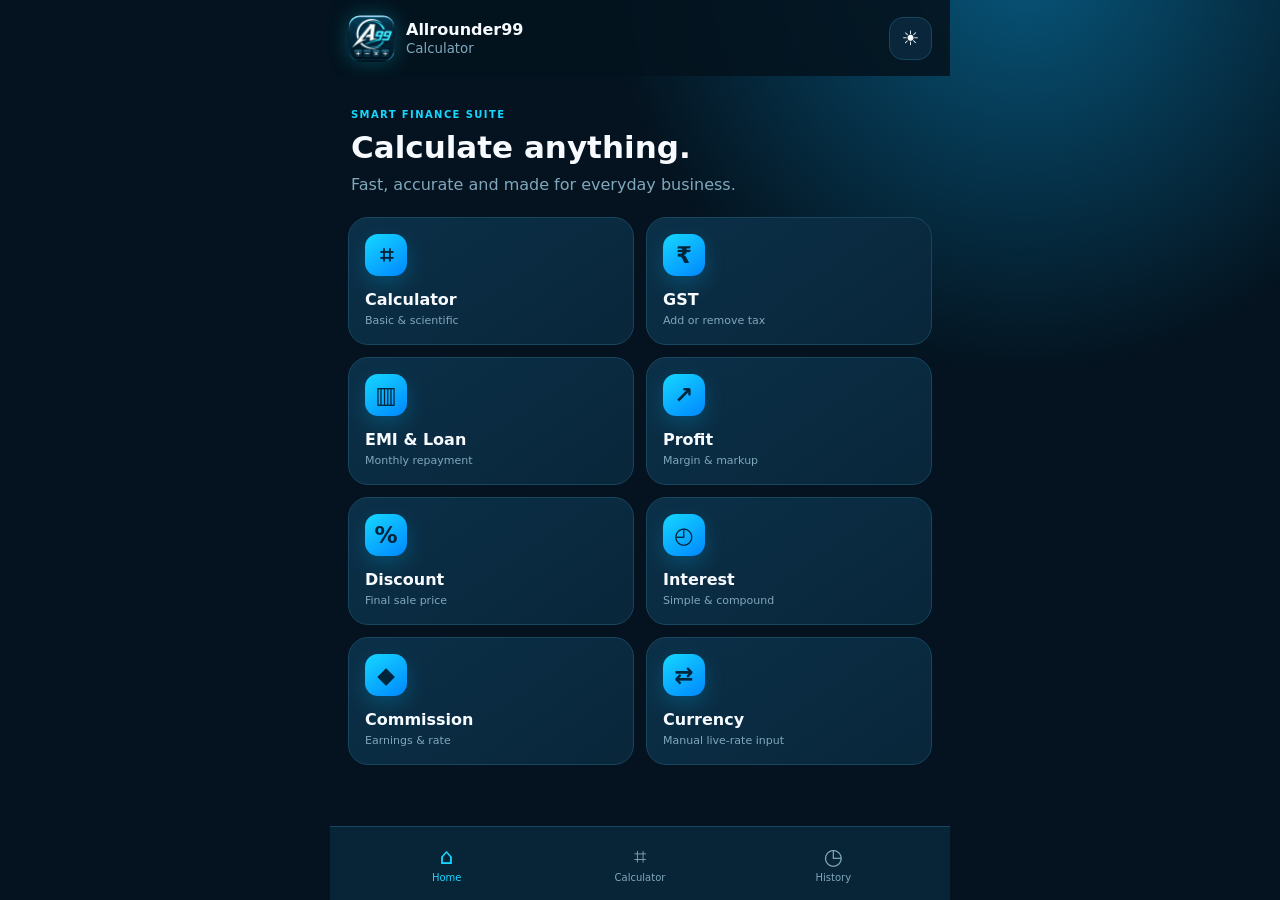
<file: app/src/main/assets/index.html>
<!doctype html>
<html lang="en">
<head>
  <meta charset="utf-8">
  <meta name="viewport" content="width=device-width,initial-scale=1,viewport-fit=cover,user-scalable=no">
  <meta name="theme-color" content="#061725">
  <title>Allrounder99 Calculator</title>
  <link rel="manifest" href="manifest.webmanifest">
  <link rel="icon" href="icons/icon-192.png">
  <link rel="stylesheet" href="style.css">
  <link rel="stylesheet" href="style-v2.css">
</head>
<body data-theme="dark">
  <div id="splash"><img src="icons/icon-512.png" alt="A99"><h1>Allrounder99</h1><p>CALCULATOR</p></div>
  <div class="app">
    <header><div class="brand"><img src="icons/icon-192.png" alt="A99"><div><b>Allrounder99</b><small>Calculator</small></div></div><button class="icon-btn" id="themeBtn" aria-label="Switch theme">☀</button></header>
    <main>
      <section id="home" class="page active">
        <div class="hero"><small>SMART FINANCE SUITE</small><h1>Calculate anything.</h1><p>Fast, accurate and made for everyday business.</p></div>
        <div class="tool-grid">
          <button data-open="calculator"><i>⌗</i><span>Calculator</span><small>Basic & scientific</small></button>
          <button data-open="gst"><i>₹</i><span>GST</span><small>Add or remove tax</small></button>
          <button data-open="emi"><i>▥</i><span>EMI & Loan</span><small>Monthly repayment</small></button>
          <button data-open="profit"><i>↗</i><span>Profit</span><small>Margin & markup</small></button>
          <button data-open="discount"><i>%</i><span>Discount</span><small>Final sale price</small></button>
          <button data-open="interest"><i>◴</i><span>Interest</span><small>Simple & compound</small></button>
          <button data-open="commission"><i>◆</i><span>Commission</span><small>Earnings & rate</small></button>
          <button data-open="currency"><i>⇄</i><span>Currency</span><small>Manual live-rate input</small></button>
        </div>
      </section>

      <section id="calculator" class="page tool-page" data-title="Calculator">
        <div class="calc-display"><small id="expression">Ready</small><output id="display">0</output></div>
        <div class="calc-tabs"><button class="active" data-mode="basic">Basic</button><button data-mode="scientific">Scientific</button></div>
        <div id="scientificKeys" class="sci-keys hidden">
          <button data-key="sin(">sin</button><button data-key="cos(">cos</button><button data-key="tan(">tan</button><button data-key="sqrt(">√</button><button data-key="log(">log</button>
          <button data-key="pi">π</button><button data-key="(">(</button><button data-key=")">)</button><button data-key="^">xʸ</button><button data-key="!">x!</button>
        </div>
        <div class="keys">
          <button data-action="clear" class="soft">AC</button><button data-action="back" class="soft">⌫</button><button data-key="%" class="soft">%</button><button data-key="÷" class="op">÷</button>
          <button data-key="7">7</button><button data-key="8">8</button><button data-key="9">9</button><button data-key="×" class="op">×</button>
          <button data-key="4">4</button><button data-key="5">5</button><button data-key="6">6</button><button data-key="−" class="op">−</button>
          <button data-key="1">1</button><button data-key="2">2</button><button data-key="3">3</button><button data-key="+" class="op">+</button>
          <button data-action="sign">±</button><button data-key="0">0</button><button data-key=".">.</button><button data-action="equals" class="equals">=</button>
        </div>
      </section>

      <section id="gst" class="page tool-page" data-title="GST Calculator">
        <div class="segmented"><button class="active" data-gstmode="add">Add GST</button><button data-gstmode="remove">Remove GST</button></div>
        <label>Amount (₹)<input id="gstAmount" type="number" inputmode="decimal" placeholder="e.g. 10000"></label>
        <label>GST rate<div class="chips" id="gstRates"><button>5</button><button>12</button><button class="active">18</button><button>28</button></div></label>
        <button class="primary" data-calc="gst">Calculate GST</button><div class="result" id="gstResult"></div>
      </section>

      <section id="emi" class="page tool-page" data-title="EMI & Loan">
        <label>Loan amount (₹)<input id="loanAmount" type="number" inputmode="decimal" placeholder="e.g. 500000"></label>
        <label>Annual interest (%)<input id="loanRate" type="number" inputmode="decimal" placeholder="e.g. 10.5"></label>
        <label>Tenure (months)<input id="loanMonths" type="number" inputmode="numeric" placeholder="e.g. 36"></label>
        <button class="primary" data-calc="emi">Calculate EMI</button><div class="result" id="emiResult"></div>
      </section>

      <section id="profit" class="page tool-page" data-title="Profit & Margin">
        <label>Cost price (₹)<input id="costPrice" type="number" inputmode="decimal" placeholder="e.g. 800"></label>
        <label>Selling price (₹)<input id="sellPrice" type="number" inputmode="decimal" placeholder="e.g. 1000"></label>
        <button class="primary" data-calc="profit">Calculate Profit</button><div class="result" id="profitResult"></div>
      </section>

      <section id="discount" class="page tool-page" data-title="Discount">
        <label>Original price (₹)<input id="originalPrice" type="number" inputmode="decimal" placeholder="e.g. 2499"></label>
        <label>Discount (%)<input id="discountRate" type="number" inputmode="decimal" placeholder="e.g. 20"></label>
        <button class="primary" data-calc="discount">Calculate Discount</button><div class="result" id="discountResult"></div>
      </section>

      <section id="interest" class="page tool-page" data-title="Interest">
        <div class="segmented"><button class="active" data-interest="simple">Simple</button><button data-interest="compound">Compound</button></div>
        <label>Principal (₹)<input id="principal" type="number" inputmode="decimal" placeholder="e.g. 100000"></label>
        <label>Annual rate (%)<input id="interestRate" type="number" inputmode="decimal" placeholder="e.g. 8"></label>
        <label>Time (years)<input id="interestYears" type="number" inputmode="decimal" placeholder="e.g. 5"></label>
        <button class="primary" data-calc="interest">Calculate Interest</button><div class="result" id="interestResult"></div>
      </section>

      <section id="commission" class="page tool-page" data-title="Commission">
        <label>Total sales (₹)<input id="salesAmount" type="number" inputmode="decimal" placeholder="e.g. 100000"></label>
        <label>Commission rate (%)<input id="commissionRate" type="number" inputmode="decimal" placeholder="e.g. 5"></label>
        <button class="primary" data-calc="commission">Calculate Commission</button><div class="result" id="commissionResult"></div>
      </section>

      <section id="currency" class="page tool-page" data-title="Currency Converter">
        <label>Amount<input id="currencyAmount" type="number" inputmode="decimal" placeholder="e.g. 100"></label>
        <label>Conversion rate<input id="currencyRate" type="number" inputmode="decimal" placeholder="1 source = ? target"></label>
        <button class="primary" data-calc="currency">Convert</button><div class="result" id="currencyResult"></div>
        <p class="note">Enter the latest exchange rate for accurate offline conversion.</p>
      </section>

      <section id="history" class="page tool-page" data-title="History"><div id="historyList" class="history-list"></div><button class="danger" id="clearHistory">Clear history</button></section>
    </main>
    <nav><button data-open="home" class="active"><i>⌂</i><span>Home</span></button><button data-open="calculator"><i>⌗</i><span>Calculator</span></button><button data-open="history"><i>◷</i><span>History</span></button></nav>
  </div>
  <script src="app.js"></script>
</body>
</html>
</file>
<file: app/src/main/assets/style.css>
:root{--bg:#04131f;--surface:#09263a;--card:#0b3048;--text:#f7fbff;--muted:#80a8bd;--line:#17465f;--accent:#16d8ff;--accent2:#0087ff;--shadow:0 14px 35px #0008;--danger:#ff6174}*{box-sizing:border-box;-webkit-tap-highlight-color:transparent}body{margin:0;font-family:Inter,system-ui,-apple-system,sans-serif;background:radial-gradient(circle at 80% -5%,#07567b 0,transparent 30%),var(--bg);color:var(--text);min-height:100vh}body[data-theme=light]{--bg:#eef8fc;--surface:#fff;--card:#f7fcff;--text:#082235;--muted:#668597;--line:#cce8f4;--shadow:0 12px 30px #0d73921a;background:linear-gradient(145deg,#e4f7ff,#f9fdff)}button,input{font:inherit}button{color:inherit}#splash{position:fixed;z-index:50;inset:0;background:radial-gradient(circle,#0b4464,#020a10 70%);display:grid;place-content:center;text-align:center;transition:.55s;letter-spacing:.15em}#splash.hide{opacity:0;pointer-events:none}#splash img{width:148px;border-radius:34px;filter:drop-shadow(0 0 25px #11d6ff88);margin:auto}#splash h1{margin:18px 0 0;font-size:25px;letter-spacing:0}#splash p{color:var(--accent);font-size:11px}.app{max-width:620px;margin:auto;min-height:100vh;padding-bottom:94px}header{height:78px;padding:15px 18px;display:flex;align-items:center;justify-content:space-between;position:sticky;top:0;z-index:10;background:color-mix(in srgb,var(--bg) 86%,transparent);backdrop-filter:blur(16px)}.brand{display:flex;gap:11px;align-items:center}.brand img{width:47px;height:47px;border-radius:13px;box-shadow:0 0 20px #14d9ff44}.brand b,.brand small{display:block}.brand b{font-size:16px}.brand small{color:var(--muted);margin-top:2px}.icon-btn{border:1px solid var(--line);background:var(--surface);width:43px;height:43px;border-radius:14px;font-size:20px}.page{display:none;padding:9px 18px 22px}.page.active{display:block;animation:appear .25s ease}@keyframes appear{from{opacity:.25;transform:translateY(8px)}}.hero{padding:18px 3px 20px}.hero small{color:var(--accent);font-weight:800;letter-spacing:.14em;font-size:10px}.hero h1{font-size:31px;line-height:1.05;margin:9px 0}.hero p{color:var(--muted);margin:0;line-height:1.5}.tool-grid{display:grid;grid-template-columns:1fr 1fr;gap:12px}.tool-grid>button{border:1px solid var(--line);background:linear-gradient(145deg,var(--card),var(--surface));border-radius:20px;padding:16px;text-align:left;box-shadow:var(--shadow);min-height:128px}.tool-grid i{display:grid;place-items:center;width:42px;height:42px;border-radius:13px;background:linear-gradient(145deg,var(--accent),var(--accent2));color:#00243a;font-size:23px;font-weight:900;font-style:normal;margin-bottom:14px;box-shadow:0 8px 20px #00a8de42}.tool-grid span,.tool-grid small{display:block}.tool-grid span{font-weight:800}.tool-grid small{color:var(--muted);margin-top:5px;font-size:11px}.tool-page{padding-top:18px}.tool-page:before{content:attr(data-title);display:block;font-size:25px;font-weight:850;margin:5px 0 22px}.tool-page label{display:block;color:var(--muted);font-size:13px;font-weight:650;margin:15px 0}.tool-page input{display:block;width:100%;margin-top:8px;border:1px solid var(--line);background:var(--surface);color:var(--text);border-radius:15px;padding:16px;outline:0;font-size:17px}.tool-page input:focus{border-color:var(--accent);box-shadow:0 0 0 3px #16d8ff20}.primary,.danger{border:0;border-radius:15px;width:100%;padding:16px;font-weight:850;margin-top:8px}.primary{background:linear-gradient(100deg,var(--accent),var(--accent2));color:#002236;box-shadow:0 10px 25px #00a7ea45}.danger{background:#ff61741c;color:var(--danger);border:1px solid #ff617455}.segmented,.calc-tabs{background:var(--surface);border:1px solid var(--line);padding:4px;border-radius:14px;display:flex}.segmented button,.calc-tabs button{flex:1;border:0;background:transparent;padding:11px;border-radius:10px;color:var(--muted);font-weight:750}.segmented button.active,.calc-tabs button.active{background:var(--card);color:var(--accent);box-shadow:var(--shadow)}.chips{display:flex;gap:8px;margin-top:8px}.chips button{flex:1;border:1px solid var(--line);background:var(--surface);border-radius:11px;padding:11px}.chips button.active{color:#002536;background:var(--accent);border-color:var(--accent)}.result{display:none;margin-top:18px;padding:18px;border:1px solid var(--line);background:var(--surface);border-radius:18px}.result.show{display:block}.result h2{color:var(--accent);font-size:28px;margin:3px 0 14px}.result div{display:flex;justify-content:space-between;border-top:1px solid var(--line);padding:11px 0;color:var(--muted)}.result b{color:var(--text)}.calc-display{height:145px;border:1px solid var(--line);background:linear-gradient(145deg,var(--surface),var(--card));border-radius:22px;padding:22px;display:flex;flex-direction:column;align-items:flex-end;justify-content:flex-end;overflow:hidden}.calc-display small{color:var(--muted);height:24px;max-width:100%;white-space:nowrap}.calc-display output{font-size:42px;font-weight:700;max-width:100%;white-space:nowrap}.calc-tabs{margin:12px 0}.keys{display:grid;grid-template-columns:repeat(4,1fr);gap:9px}.keys button,.sci-keys button{height:59px;border:1px solid var(--line);background:var(--surface);border-radius:17px;font-size:20px;font-weight:700}.keys .op,.keys .equals{background:linear-gradient(145deg,var(--accent),var(--accent2));color:#00283c;border:0}.keys .soft{color:var(--accent)}.sci-keys{display:grid;grid-template-columns:repeat(5,1fr);gap:6px;margin-bottom:9px}.sci-keys button{height:43px;border-radius:12px;font-size:13px}.hidden{display:none}.history-list{display:grid;gap:10px;margin-bottom:15px}.history-item{background:var(--surface);border:1px solid var(--line);border-radius:15px;padding:14px}.history-item small{color:var(--muted)}.history-item b{display:block;margin-top:5px}.empty{text-align:center;color:var(--muted);padding:45px 10px}.note{color:var(--muted);font-size:12px;line-height:1.5}nav{position:fixed;z-index:12;bottom:0;left:50%;transform:translateX(-50%);width:min(620px,100%);height:78px;padding:8px 20px max(8px,env(safe-area-inset-bottom));background:color-mix(in srgb,var(--surface) 92%,transparent);border-top:1px solid var(--line);backdrop-filter:blur(18px);display:flex;justify-content:space-around}nav button{flex:1;border:0;background:transparent;color:var(--muted)}nav i,nav span{display:block;font-style:normal}nav i{font-size:22px}nav span{font-size:10px;margin-top:3px}nav button.active{color:var(--accent)}@media(max-width:360px){.tool-grid{gap:8px}.tool-grid>button{padding:13px}.page{padding-left:12px;padding-right:12px}.keys{gap:6px}.keys button{height:55px}}
</file>
<file: app/src/main/assets/style-v2.css>
html{height:100%;overscroll-behavior:none}
body{min-height:100%;overflow-x:hidden;overscroll-behavior:none;touch-action:pan-y}
.app{min-height:100dvh;padding-bottom:calc(82px + env(safe-area-inset-bottom))}
header{height:calc(76px + env(safe-area-inset-top));padding:calc(12px + env(safe-area-inset-top)) 18px 12px;background:color-mix(in srgb,var(--bg) 90%,transparent)}
.page.active{animation:appearV2 .34s cubic-bezier(.2,.8,.2,1)}
.page.active.slide-left{animation:slideLeft .3s cubic-bezier(.2,.8,.2,1)}
.page.active.slide-right{animation:slideRight .3s cubic-bezier(.2,.8,.2,1)}
@keyframes appearV2{from{opacity:.25;transform:translateY(8px)}}
@keyframes slideLeft{from{opacity:.3;transform:translateX(34px)}}
@keyframes slideRight{from{opacity:.3;transform:translateX(-34px)}}
.tool-page{padding-top:14px}
.calc-display{height:clamp(148px,22dvh,230px);border-radius:28px;padding:24px;box-shadow:inset 0 1px 0 #ffffff0b}
.keys{gap:clamp(8px,1.5vw,12px);margin-top:12px}
.keys button,.sci-keys button{height:clamp(62px,9.2dvh,82px);border-radius:999px;font-size:clamp(22px,6vw,30px);background:linear-gradient(145deg,var(--card),var(--surface));box-shadow:0 7px 15px #0003;transition:transform .09s ease,filter .09s ease}
.keys button:active,.sci-keys button:active,.tool-grid>button:active{transform:scale(.94);filter:brightness(1.18)}
.keys .op,.keys .equals{box-shadow:0 9px 22px #00a8ef38}
nav{height:calc(74px + env(safe-area-inset-bottom));padding:7px 20px max(7px,env(safe-area-inset-bottom))}
@media(max-height:760px){.tool-page:before{font-size:21px;margin-bottom:12px}.calc-display{height:125px}.calc-tabs{margin:8px 0}.keys button{height:58px}.keys{margin-top:8px}.sci-keys button{height:38px}}
@media(max-width:360px){.keys{gap:7px}.keys button{height:60px}}

/* Single-screen calculator: fixed viewport with no vertical scrolling. */
#calculator.active{display:flex;flex-direction:column;height:calc(100dvh - 150px - env(safe-area-inset-top) - env(safe-area-inset-bottom));padding:8px 18px 10px;overflow:hidden}
#calculator:before{display:none}
#calculator .calc-display{flex:0 0 22%;height:auto;min-height:105px;border-radius:25px;padding:18px}
#calculator .calc-tabs{flex:0 0 48px;margin:8px 0}
#calculator .sci-keys{flex:0 0 78px;margin:0 0 7px}
#calculator .sci-keys.hidden{display:none}
#calculator .keys{flex:1;min-height:0;grid-template-rows:repeat(5,minmax(0,1fr));margin-top:0;gap:7px}
#calculator .keys button{height:auto;min-height:0;border-radius:999px;font-size:clamp(21px,5.5vw,29px)}
#calculator .calc-display{display:flex;flex-direction:column;align-items:flex-end;justify-content:center;gap:7px}
#calculator .calc-display output{font-size:clamp(34px,10vw,50px)}
#calculator .calc-display #display{font-weight:500;color:var(--text)}
#calculator .calc-display .live-result{font-size:clamp(24px,7vw,38px);font-weight:500;color:var(--muted)}
#calculator .calc-display small{order:-1;align-self:flex-end}
@media(max-height:700px){#calculator.active{padding-top:4px}#calculator .calc-display{flex-basis:18%;min-height:82px}#calculator .calc-tabs{flex-basis:42px;margin:5px 0}#calculator .keys{gap:5px}}
.app-toast{position:fixed;z-index:80;left:50%;bottom:calc(92px + env(safe-area-inset-bottom));transform:translateX(-50%) translateY(15px);background:#07131d;color:#fff;border:1px solid var(--accent);border-radius:999px;padding:11px 18px;font-weight:700;font-size:13px;opacity:0;pointer-events:none;transition:.2s;white-space:nowrap}.app-toast.show{opacity:1;transform:translateX(-50%) translateY(0)}

/* Performance mode: preserve the design without costly blur/repaint effects. */
header,nav{backdrop-filter:none!important;-webkit-backdrop-filter:none!important}
.keys button,.sci-keys button,.tool-grid>button{box-shadow:none!important}
.page.active,.page.active.slide-left,.page.active.slide-right{animation-duration:.16s}
#calculator .calc-display output{display:block;width:100%;max-width:100%;text-align:right;overflow-x:auto;overflow-y:hidden;scrollbar-width:none;white-space:nowrap;line-height:1.08;will-change:contents;touch-action:pan-x}
#calculator .calc-display output::-webkit-scrollbar{display:none}
#calculator .calc-display output.size-md{font-size:38px}
#calculator .calc-display output.size-sm{font-size:29px}
#calculator .calc-display output.size-xs{font-size:22px}
#calculator .calc-display output.size-xxs{font-size:17px;letter-spacing:-.02em}
body.calc-locked{position:fixed;inset:0;width:100%;height:100dvh;overflow:hidden;overscroll-behavior:none}
body.calc-locked .app{height:100dvh;overflow:hidden}
#calculator{overscroll-behavior:none;touch-action:pan-x;contain:layout paint}
#calculator button{touch-action:manipulation}
#calculator .keys button{background:var(--card);transition:transform .02s linear,filter .02s linear;-webkit-tap-highlight-color:transparent}
#calculator .keys .op,#calculator .keys .equals{background:var(--accent2)}
button{user-select:none;-webkit-user-select:none}
#calculator .keys button:active{transform:scale(.96);filter:brightness(1.16)}
#calculator .calc-display{touch-action:pan-x;overscroll-behavior-x:contain}
#calculator .calc-display output{cursor:grab;-webkit-overflow-scrolling:touch}
</file>
